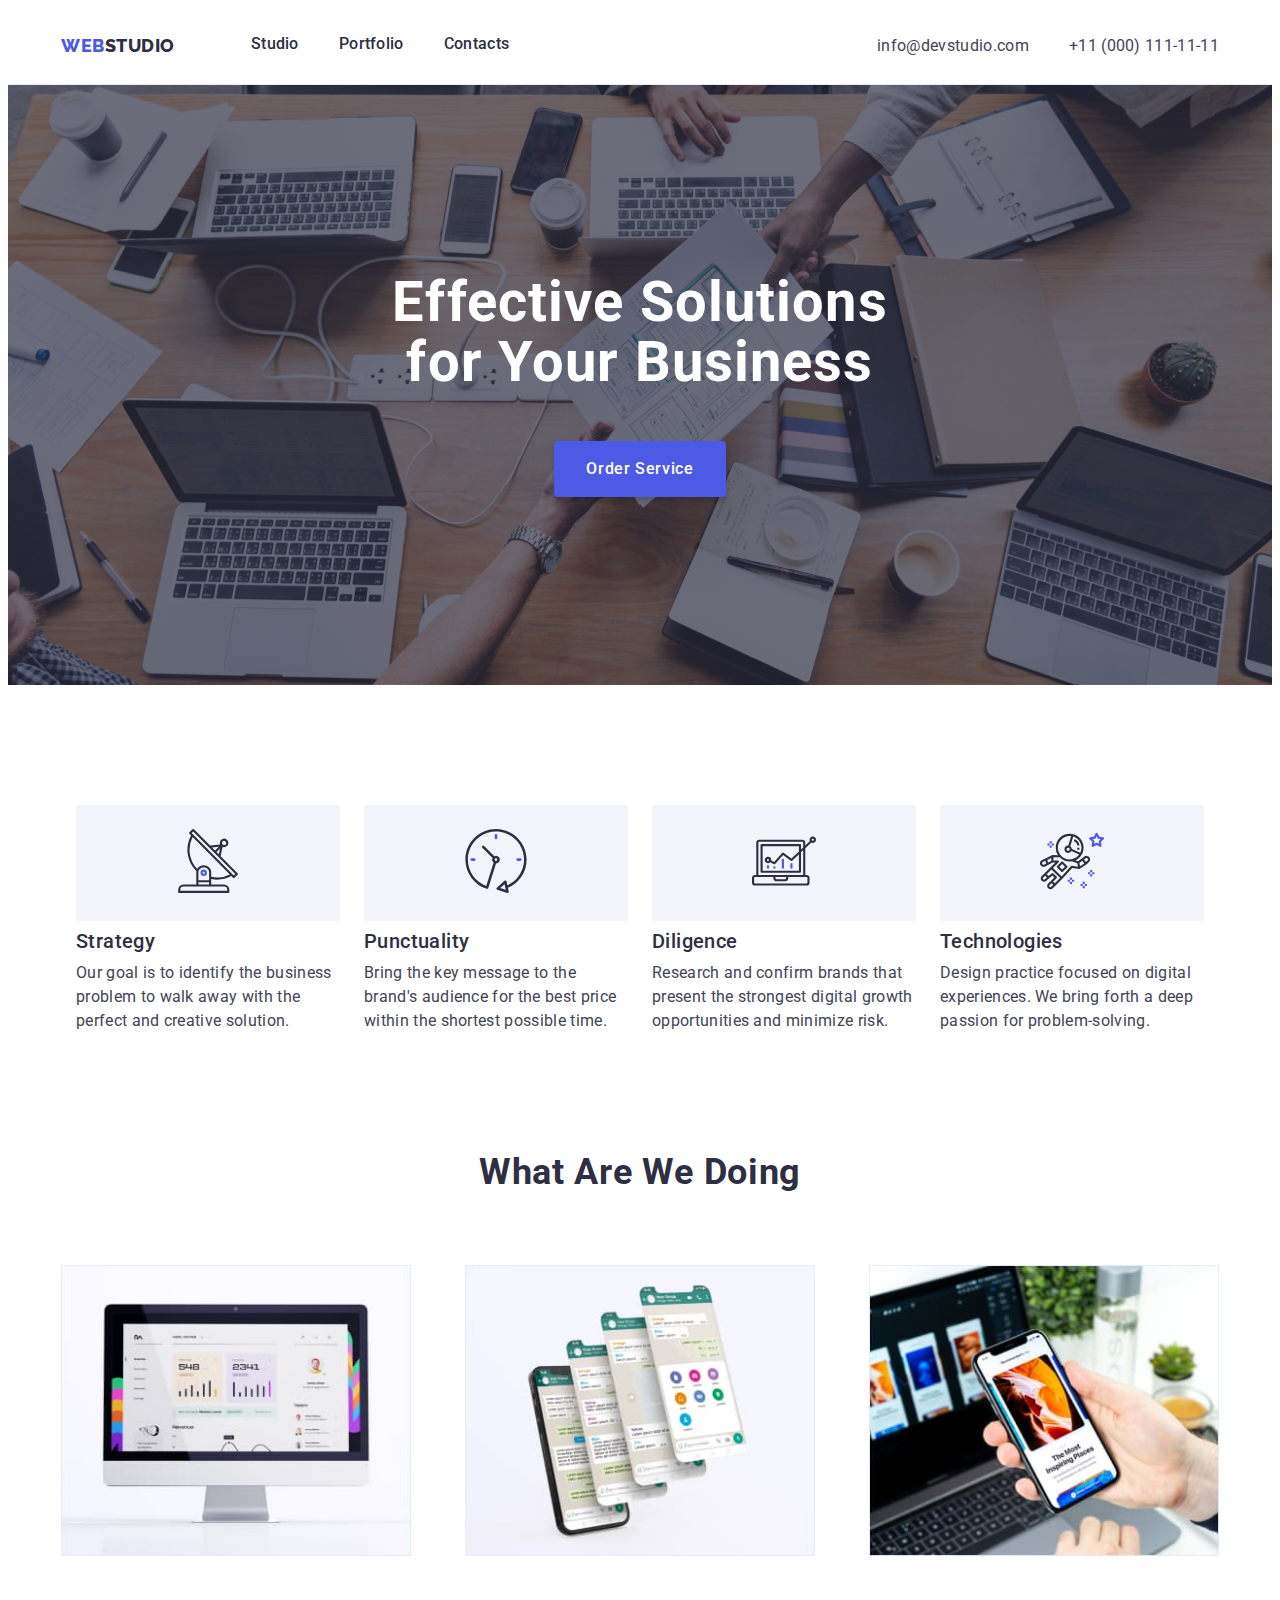
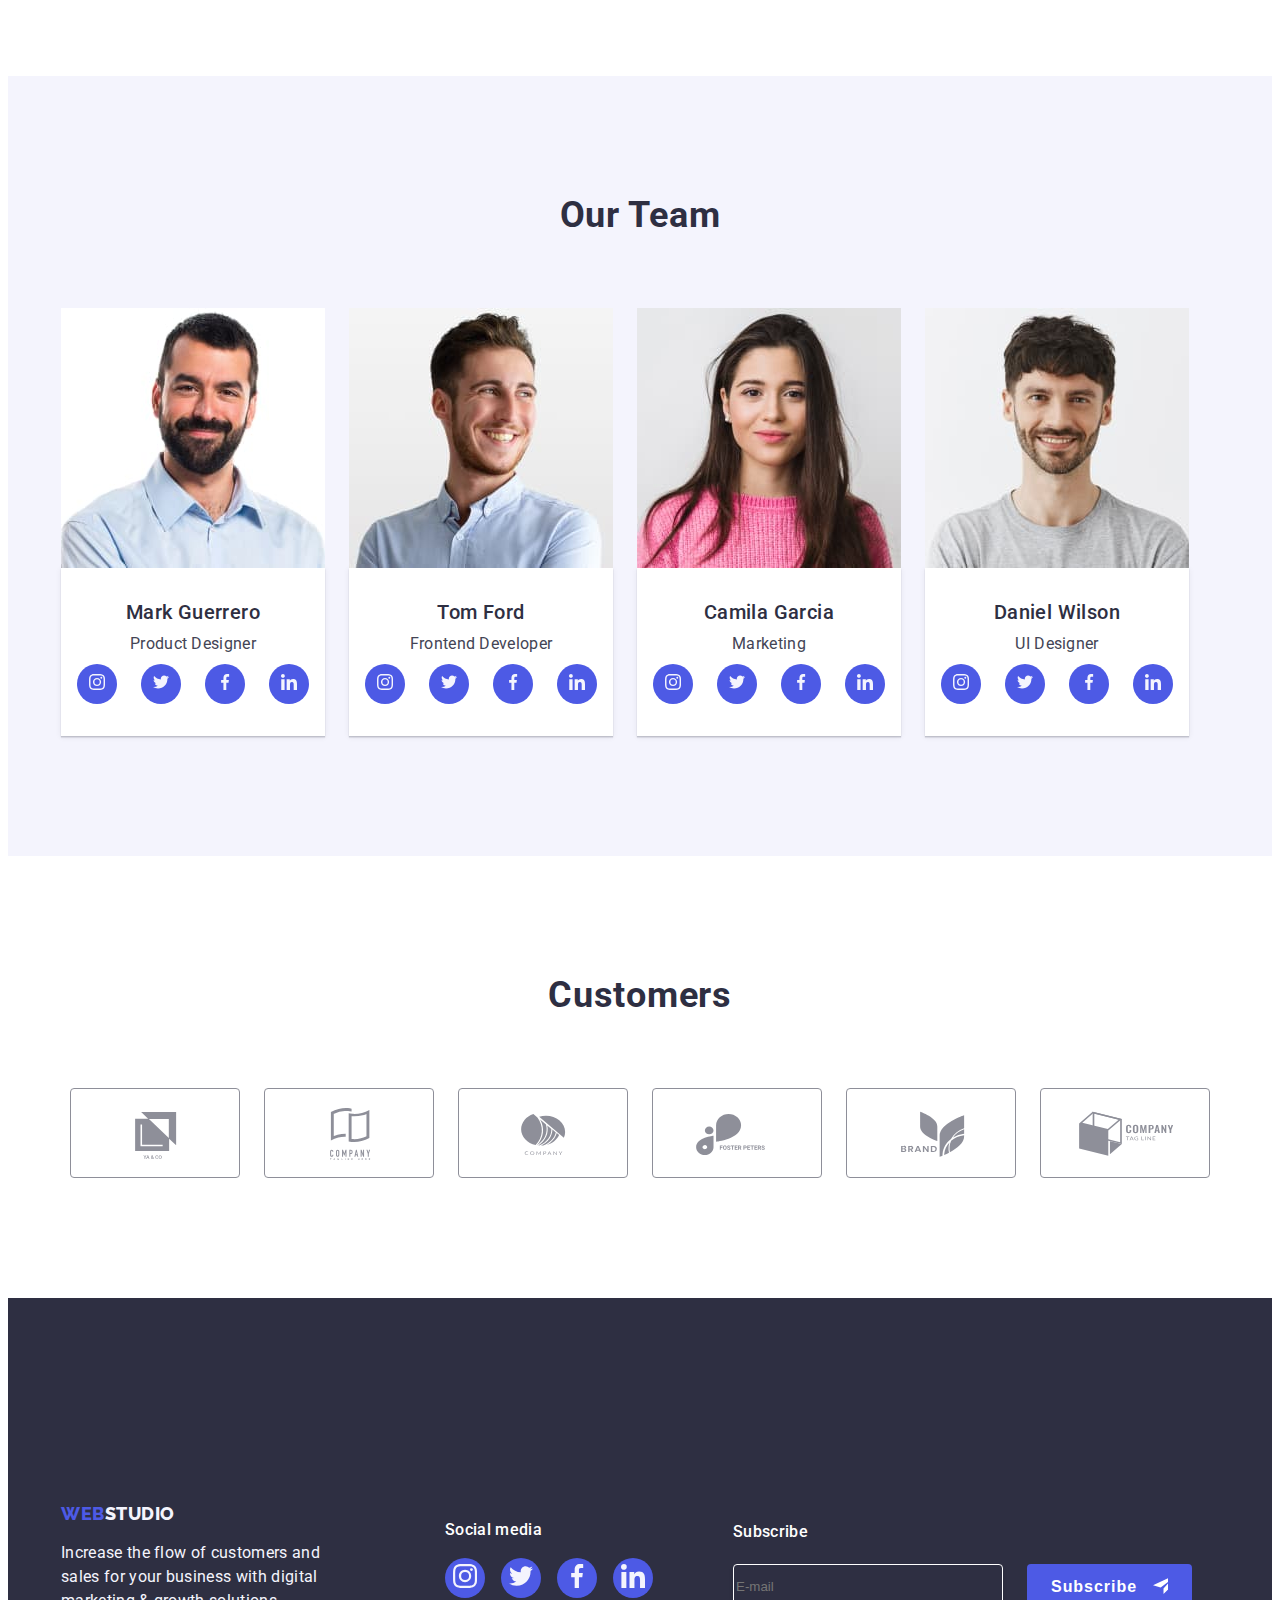
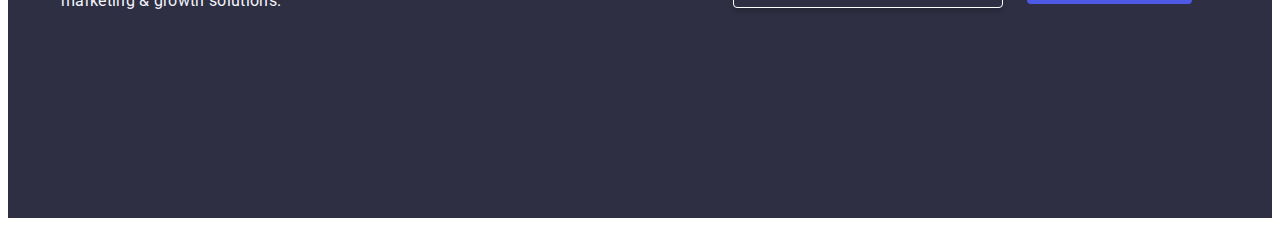
<file: index.html>
<!DOCTYPE html>
<html lang="en">
<head>
    <meta charset="UTF-8">
    <meta name="viewport" content="width=device-width, initial-scale=1.0">
    <title>WebStudio</title>
    <link rel="stylesheet" href="https://cdnjs.cloudflare.com/ajax/libs/modern-normalize/2.0.0/modern-normalize.min.css" integrity="sha512-4xo8blKMVCiXpTaLzQSLSw3KFOVPWhm/TRtuPVc4WG6kUgjH6J03IBuG7JZPkcWMxJ5huwaBpOpnwYElP/m6wg==" crossorigin="anonymous" referrerpolicy="no-referrer" />
    <link rel="stylesheet" href="css/styles.css">
    <link rel="preconnect" href="https://fonts.googleapis.com">
    <link rel="preconnect" href="https://fonts.gstatic.com" crossorigin>
    <link href="https://fonts.googleapis.com/css2?family=Raleway:wght@800&family=Roboto:wght@400;500;700;900&display=swap" rel="stylesheet">
</head>

<body>
    <header>
        <div class="container navigation-address">
            <nav class="logo-link">
                <a href="./index.html" class="logo link">Web<span class="navy">Studio</span></a>
                
                <ul class="list navigation-list">
                    <li class="studio">
                        <a href="./index.html" class="link nav-link">
                            Studio
                        </a>
                    </li>
                    
                    <li>
                        <a href="./portfolio.html" class="link nav-link">
                            Portfolio
                        </a>
                    </li>
                    
                    <li>
                        <a href="" class="link nav-link">
                            Contacts
                        </a>
                    </li>
                </ul>
            </nav>
        
            <address class="adress">
                <ul class="list">
                    <li>
                        <a href="mailto:info@devstudio.com" class="link adress-link">
                            info@devstudio.com
                        </a>
                    </li>
                    
                    <li>
                        <a href="tel:110001111111" class="link adress-link">
                            +11 (000) 111-11-11
                        </a>
                    </li>
                </ul>
            </address>
        </div>
        
    </header>
    
    <main>

        <!--Hero-->
        <section class="section-header-and-button">
            <div class="container two">
                <h1 class="first-header">
                Effective Solutions for Your Business
                </h1>
            
                <div class="align-center">
                    <button type="button" data-modal-open class="first-button">
                    Order Service
                    </button>
                </div>
            </div>
        </section>

        <!--Activity-->
        <section class="benefits-section">
            <h2 class="visually-hidden">Activity</h2>
            <div class="container">
               
                <ul class="list benefits-list">
                    
                    <li class="ad-li">
                        <div class="benefit-icon">
                            <svg width="64" height="64">
                                <use href="./images/icons.svg#icon-antenna_11"></use>
                            </svg>
                        </div>
                        
                        <h3 class="second-and-third-header">
                            Strategy
                        </h3>
                        
                        <p class="paragraph">
                            Our goal is to identify the business problem to walk away with the perfect and creative solution.
                        </p>
                    </li>
                   
                    <li class="ad-li">
                        <div class="benefit-icon">
                            <svg width="64" height="64">
                                <use href="./images/icons.svg#icon-clock_11"></use>
                            </svg>
                        </div>
                        
                        <h3 class="second-and-third-header">
                            Punctuality
                        </h3>
                        
                        <p class="paragraph">
                            Bring the key message to the brand's audience for the best price within the shortest possible time.
                        </p>
                    </li>
                    
                    <li class="ad-li">
                        <div class="benefit-icon">
                            <svg width="64" height="64">
                                <use href="./images/icons.svg#icon-diagram_11"></use>
                            </svg>
                        </div>
                        
                        <h3 class="second-and-third-header">
                            Diligence
                        </h3>
                        
                        <p class="paragraph">
                            Research and confirm brands that present the strongest digital growth opportunities and minimize risk.
                        </p>
                    </li class="ad-li">
                    
                    <li class="ad-li">
                        <div class="benefit-icon">
                            <svg width="64" height="64">
                                <use href="./images/icons.svg#icon-astronaut_11"></use>
                            </svg>
                        </div>
                        
                        <h3 class="second-and-third-header">
                            Technologies
                        </h3>
                        
                        <p class="paragraph">
                            Design practice focused on digital experiences. We bring forth a deep passion for problem-solving.
                        </p>
                    </li>
                </ul>
             </div>
        </section>

        <section class="activity-section">
            <div class="container">
                <h2 class="second-header margin">
                    What are we doing
                </h2>
                
                <ul class="list activity-list">
                    <li class="about-item">
                        <img src="images/activity/img1.jpg" alt="computer" width="360" height="300">
                        
                    </li>
                    
                    <li class="about-item">
                        <img src="images/activity/img2.jpg" alt="chatting" width="360" height="300">
                        
                    </li>
                    
                    <li class="about-item">
                        <img src="images/activity/img3.jpg" alt="laptop and telephone" width="360" height="300">
                        
                    </li>
                </ul>
            </div>
        </section>

        <!--Our Team-->
        <section class="another-section">
            <div class="container">
                <h2 class="second-header margin">
                    Our Team
                </h2>
                
                <ul class="list team-list">
                    <li class="list-item">
                        
                        <img src="images/our_team/team_card1.jpg" alt="Mark Guerrero" width="264" height="260">
                        
                        <div class="personal-description">
                            <h3 class="second-and-third-header">
                                Mark Guerrero
                            </h3>
                            
                            <p class="paragraph">
                                Product Designer
                            </p>
                            <ul class="social-media-person">
                                <li class="team svg">
                                    <a href="#">
                                        <svg width="16" height="16">
                                            <use href="./images/icons.svg#icon-instagram-2"></use>
                                        </svg>
                                    </a>
                                </li>
                                
                                <li class="team svg">
                                    <a href="#">
                                        <svg width="16" height="16">
                                            <use href="./images/icons.svg#icon-twitter-1"></use>
                                        </svg>
                                    </a>
                                </li>
                                
                                <li class="team svg">
                                    <a href="#">
                                        <svg width="16" height="16">
                                            <use href="./images/icons.svg#icon-facebook-1"></use>
                                        </svg>
                                    </a>
                                </li>
                                
                                <li class="team svg"> 
                                    <a href="#">
                                        <svg width="16" height="16">
                                            <use href="./images/icons.svg#icon-linkedin-1"></use>
                                        </svg>
                                    </a>
                                </li>
                            </ul>
                        </div>
                    </li>
                    
                    <li class="list-item">
                        
                        <img src="images/our_team/team_card2.jpg" alt="Tom Ford" width="264" height="260">
                        
                        <div class="personal-description">
                            <h3 class="second-and-third-header">
                                Tom Ford
                            </h3>
                            
                            <p class="paragraph">
                                Frontend Developer
                            </p>
                            <ul class="social-media-person">
                                <li class="team svg">
                                    <a href="#">
                                        <svg width="16" height="16">
                                            <use href="./images/icons.svg#icon-instagram-2"></use>
                                        </svg>
                                    </a>
                                </li>
                                
                                <li class="team svg">
                                    <a href="#">
                                        <svg width="16" height="16">
                                            <use href="./images/icons.svg#icon-twitter-1"></use>
                                        </svg>
                                    </a>
                                </li>
                                
                                <li class="team svg">
                                    <a href="#">
                                        <svg width="16" height="16">
                                            <use href="./images/icons.svg#icon-facebook-1"></use>
                                        </svg>
                                    </a>
                                </li>
                                
                                <li class="team svg">
                                    <a href="#">
                                        <svg width="16" height="16">
                                            <use href="./images/icons.svg#icon-linkedin-1"></use>
                                        </svg>
                                    </a>
                                </li>
                            </ul>
                        </div>
                    </li>
                    
                    <li class="list-item">
                        
                        <img src="images/our_team/team_card3.jpg" alt="Camila Garcia" width="264" height="260">
                        
                        <div class="personal-description">
                            <h3 class="second-and-third-header">
                                Camila Garcia
                            </h3>
                            
                            <p class="paragraph">
                                Marketing
                            </p>
                            <ul class="social-media-person">
                                <li class="team svg">
                                    <a href="#">
                                        <svg width="16" height="16">
                                            <use href="./images/icons.svg#icon-instagram-2"></use>
                                        </svg>
                                    </a>
                                </li>
                                
                                <li class="team svg">
                                    <a href="#">
                                        <svg width="16" height="16">
                                            <use href="./images/icons.svg#icon-twitter-1"></use>
                                        </svg>
                                    </a>
                                </li>
                                
                                <li class="team svg">
                                    <a href="#">
                                        <svg width="16" height="16">
                                            <use href="./images/icons.svg#icon-facebook-1"></use>
                                        </svg>
                                    </a>
                                </li>
                                
                                <li class="team svg">
                                    <a href="#">
                                        <svg width="16" height="16">
                                            <use href="./images/icons.svg#icon-linkedin-1"></use>
                                        </svg>
                                    </a>
                                </li>
                            </ul>
                        </div>
                    </li>
                    
                    <li class="list-item">
                        
                        <img src="images/our_team/team_card4.jpg" alt="Daniel Wilson" width="264" height="260">
                        
                        <div class="personal-description">
                            <h3 class="second-and-third-header">
                                Daniel Wilson
                            </h3>
                            
                            <p class="paragraph">
                                UI Designer
                            </p>
                            <ul class="social-media-person">
                                <li class="team svg">
                                    <a href="#">
                                        <svg width="16" height="16">
                                            <use href="./images/icons.svg#icon-instagram-2"></use>
                                        </svg>
                                    </a>
                                </li>
                                
                                <li class="team svg">
                                    <a href="#">
                                        <svg width="16" height="16">
                                            <use href="./images/icons.svg#icon-twitter-1"></use>
                                        </svg>
                                    </a>
                                </li>
                                
                                <li class="team svg">
                                    <a href="#">
                                        <svg width="16" height="16">
                                            <use href="./images/icons.svg#icon-facebook-1"></use>
                                        </svg>
                                    </a>
                                </li>
                                
                                <li class="team svg">
                                    <a href="#">
                                        <svg width="16" height="16">
                                            <use href="./images/icons.svg#icon-linkedin-1"></use>
                                        </svg>
                                    </a>
                                </li>
                            </ul>
                        </div>
                    </li>
                </ul>
            </div>
        </section>

        <!--Customers-->
        <section class="customers">
            <div class="container">
                <h2 class="second-header margin">Customers</h2>
                
                <ul class="clients-list">
                    <li class="clients">
                        <a href="#">
                            <svg class="svg-customers" width="168" height="88">
                                <use href="./images/icons.svg#icon-Client_11"></use>
                            </svg>
                        </a>
                    </li>
                    
                    <li class="clients">
                        <a href="#" >
                            <svg class="svg-customers" width="168" height="88">
                                <use href="./images/icons.svg#icon-Client_21"></use>
                            </svg>
                        </a>
                    </li>
                    
                    <li class="clients">
                        <a href="#">
                            <svg class="svg-customers" width="168" height="88">
                                <use href="./images/icons.svg#icon-Client_31"></use>
                            </svg>
                        </a>
                    </li>
                    
                    <li class="clients">
                        <a href="#">
                            <svg class="svg-customers" width="168" height="88">
                                <use href="./images/icons.svg#icon-Client_41"></use>
                            </svg>
                        </a>
                    </li>
                    
                    <li class="clients">
                        <a href="#">
                            <svg class="svg-customers" width="168" height="88">
                                <use href="./images/icons.svg#icon-Client_51"></use>
                            </svg>
                        </a>
                    </li>
                    
                    <li class="clients">
                        <a href="#">
                            <svg class="svg-customers" width="168" height="88">
                                <use href="./images/icons.svg#icon-Client_61"></use>
                            </svg>
                        </a>
                    </li>
                </ul>
            </div>
        </section>
    </main>
    
    <footer class="navy-background">
        <div class="container">
            <div class="footer-icons">
                <div>
                    <a href="./index.html" class="logo link">Web<span class="white">Studio</span></a>
                    
                    <p class="footer-paragraph ad-li">
                        Increase the flow of customers and sales for your business with digital marketing & growth solutions.
                    </p>
                </div>

                <div class="icons">
                    <div class="title">
                        Social media
                    </div>
                   <ul class="social-media-footer">
                        <li class="svg footer">
                            <a href="#">
                                <svg width="24" height="24">
                                    <use href="./images/icons.svg#icon-instagram-2"></use>
                                </svg>
                            </a>
                        </li>
                        
                        <li class="svg footer">
                            <a href="#">
                                <svg width="24" height="24">
                                    <use href="./images/icons.svg#icon-twitter-1"></use>
                                </svg>
                            </a>
                        </li>
                        
                        <li class="svg footer">
                            <a href="#">
                                <svg width="24" height="24">
                                    <use href="./images/icons.svg#icon-facebook-1"></use>
                                </svg>
                            </a>
                        </li>
                        
                        <li class="svg footer">
                            <a href="#">
                                <svg width="24" height="24">
                                    <use href="./images/icons.svg#icon-linkedin-1"></use>
                                </svg>
                            </a>
                        </li>
                    </ul>
                </div>
                <div class="newsletter">
                    <p class="join-us">Subscribe</p>
                    <form class="newsletter-form">
                        <input class="newsletter-form-email" type="email" name="email-newsletter" placeholder="E-mail" required />
                        <button class="newsletter-form-btn newsletter-btn-flex" type="submit">Subscribe
                            <svg class="newsletter-btn-icon" width="24" height="24">
                                <use href="./images/icons.svg#icon-Frame-3" height="24" width="24"></use>
                            </svg>
                        </button>
                    </form>
                </div>
        </div>
    </footer>
    
    <div class="backdrop is-hidden" data-modal>
        <div class="modal-window">
            <button type="button" data-modal-close class="cancel">X</button>

            <form name="signup-form" class="signup-form">
                <p class="form-head">Leave your contacts and we will call you back</p>
                <label class="form-name">Name
                    <svg class="form-icon" width="18" height="18">
                        <use href="./images/icons.svg#icon-person-black-18dp-1"></use>
                    </svg>
    
                    <input type="text" name="username" required/>
                </label>
    
                <label class="form-phone">Phone
                    <svg class="form-icon" width="18" height="24">
                        <use href="./images/icons.svg#icon-phone-black-18dp_11"></use>
                    </svg>
    
                    <input type="number" name="phone_number" required/>
                </label>
    
                <label class="form-email">Email
                    <svg class="form-icon" width="18" height="24">
                        <use href="./images/icons.svg#icon-email-black-18dp_11"></use>
                    </svg> 
    
                    <input type="email" name="email" required/>
                </label>
    
                <label class="form-feedback">Comment
                    <textarea name="feedback" placeholder="Text input"></textarea>
                </label>
    
                <div class="agree-submit">
                    <div class="flex">
                        <input id="user-policy" class="checkbox" type="checkbox" name="checkbox" required />
    
                        <label for="user-policy" class="modal-form-policy-txt">I accept the terms and conditions of the 
                            <a class="form-agreement-link" href="#">Privacy Policy</a>
                        </label>
                    </div>
                    
                    <button class="form-btn" type="submit">Send</button>
                </div>
            </form>
        </div>

    </div>

    <script src="./js/modal.js"></script>
</body>
</html>
</file>
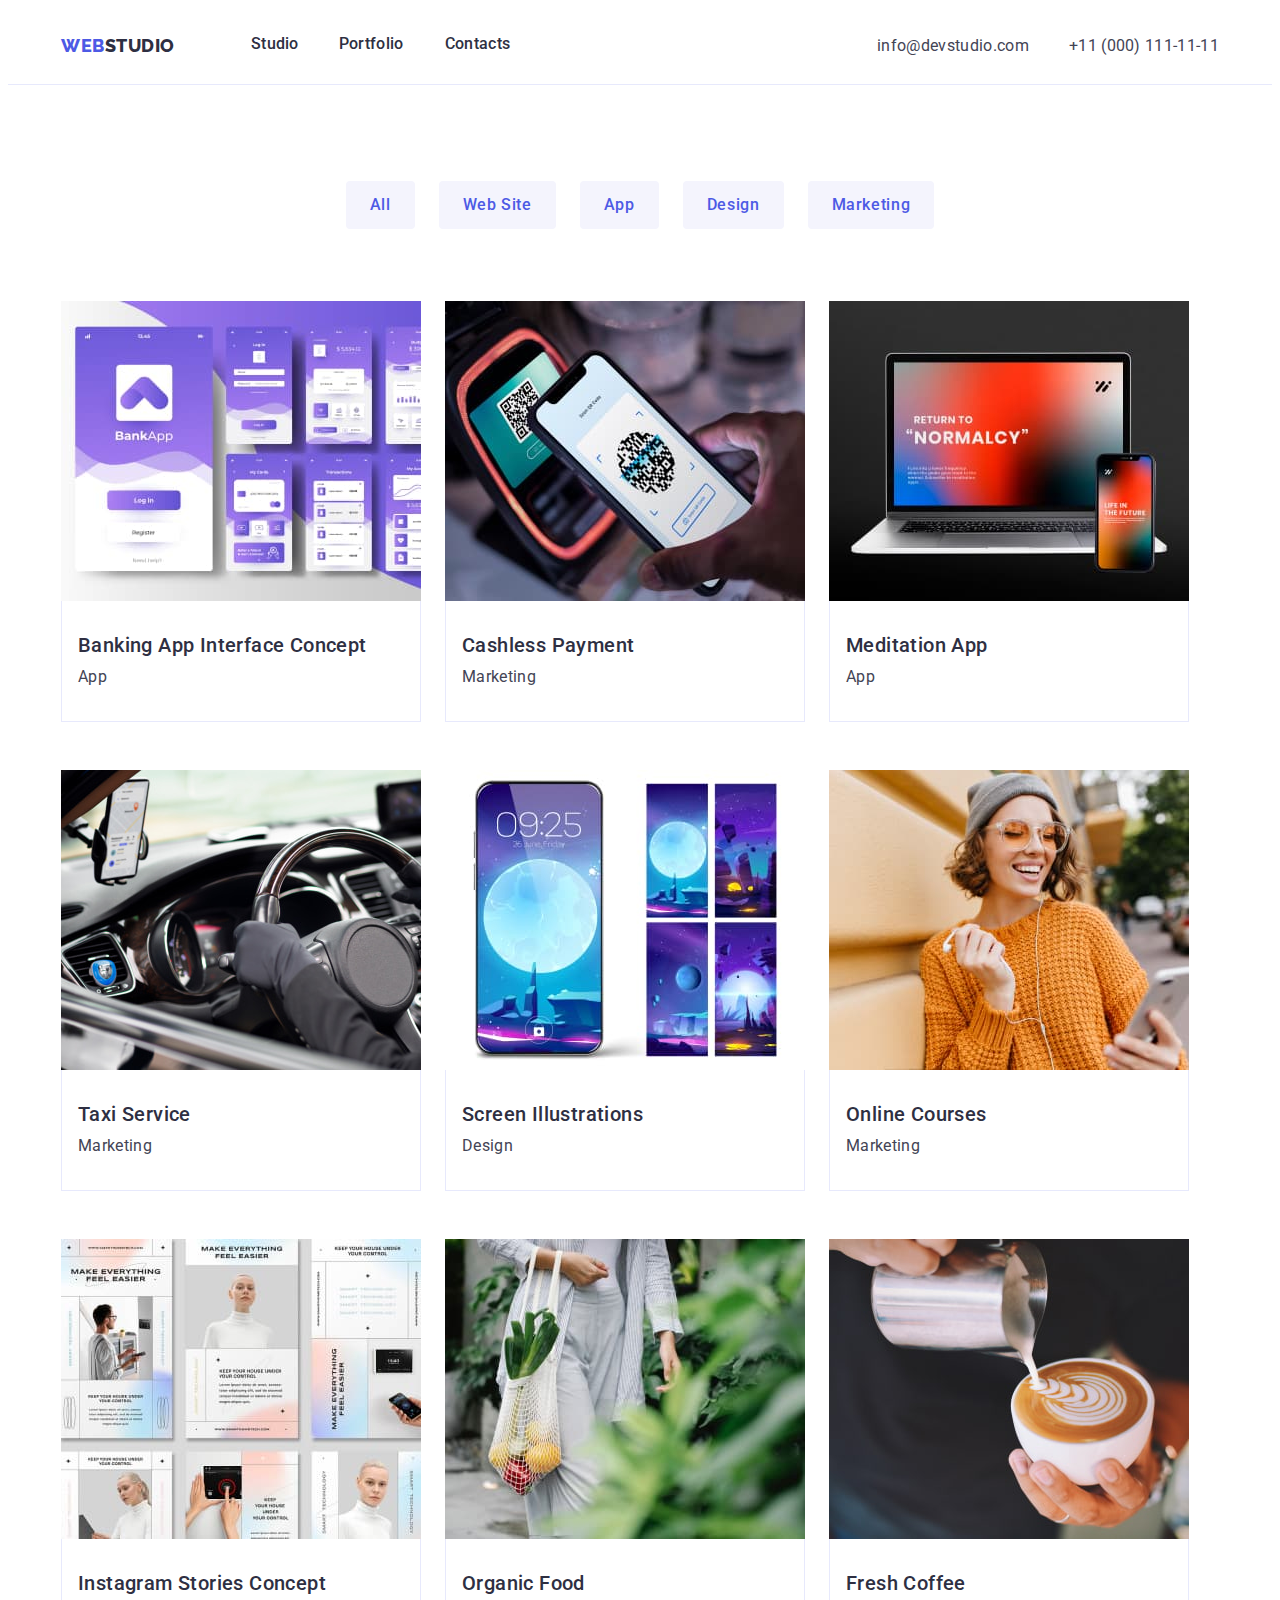
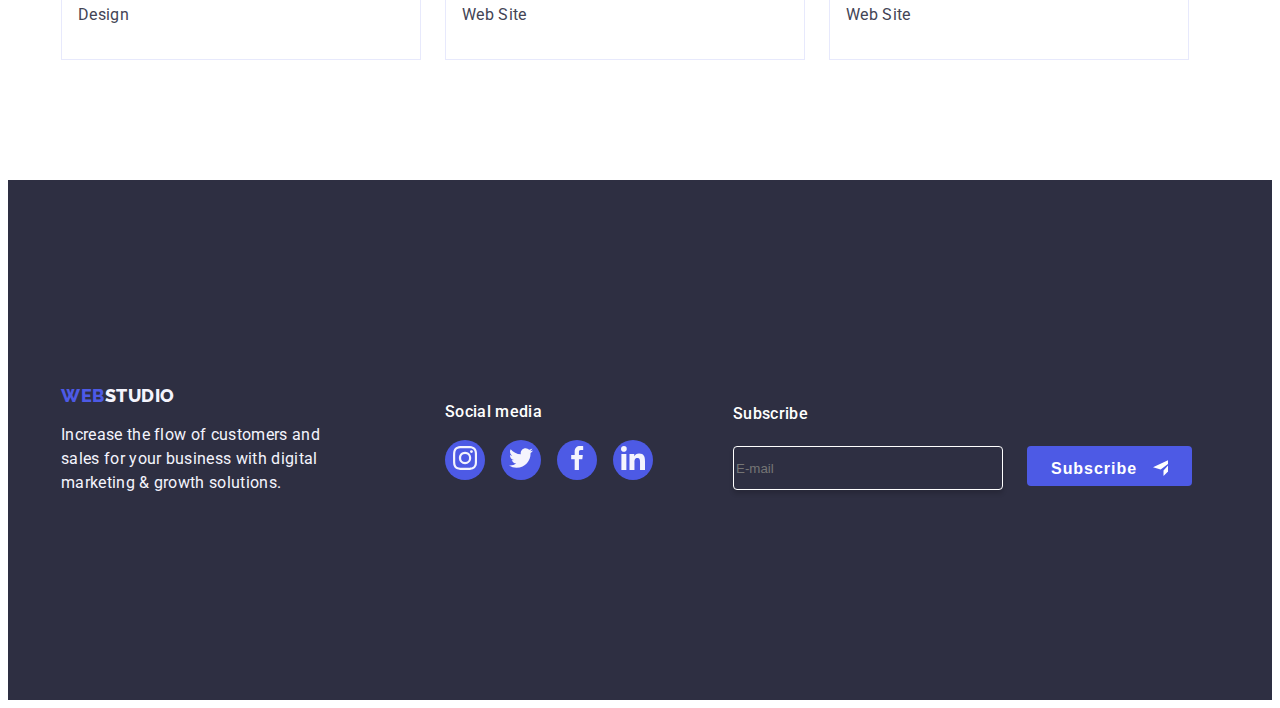
<file: portfolio.html>
<!DOCTYPE html>
<html lang="en">
<head>
    <meta charset="UTF-8">
    <meta name="viewport" content="width=device-width, initial-scale=1.0">
    <title>hw2-Portfolio</title>
    <meta name="description" content="This is the first subpage of project">
    <meta name="keywords" content="website, portfolio">
    <link rel="stylesheet" href="https://cdnjs.cloudflare.com/ajax/libs/modern-normalize/2.0.0/modern-normalize.min.css" integrity="sha512-4xo8blKMVCiXpTaLzQSLSw3KFOVPWhm/TRtuPVc4WG6kUgjH6J03IBuG7JZPkcWMxJ5huwaBpOpnwYElP/m6wg==" crossorigin="anonymous" referrerpolicy="no-referrer" />
    <link rel="stylesheet" href="css/styles.css">
    <link rel="preconnect" href="https://fonts.googleapis.com">
    <link rel="preconnect" href="https://fonts.gstatic.com" crossorigin>
    <link href="https://fonts.googleapis.com/css2?family=Raleway:wght@800&family=Roboto:wght@400;500;700;900&display=swap" rel="stylesheet">
</head>
<body class="box-shadow">
    <header>
        <div class="container navigation-address">
            <nav class="logo-link">
                <a href="./index.html" class="logo link">Web<span class="navy">Studio</span></a>
                
                <ul class="list navigation-list">
                    <li>
                        <a href="./index.html" class="link nav-link">
                            Studio
                        </a>
                    </li>
                    
                    <li class="portfolio">
                        <a href="./portfolio.html" class="link nav-link">
                            Portfolio
                        </a>
                    </li>
                    
                    <li>
                        <a href="" class="link nav-link">
                            Contacts
                        </a>
                    </li>
                </ul>
            </nav>
            
            <address class="adress">
                <ul class="list">
                    <li>
                        <a href="mailto:info@devstudio.com" class="link adress-link">
                            info@devstudio.com
                        </a>
                    </li>
                    
                    <li>
                        <a href="tel:110001111111" class="link adress-link">
                            +11 (000) 111-11-11
                        </a>
                    </li>
                </ul>
            </address>
        </div>
    </header>
  
    <main>

        <!--Links-->
        <section class="research-section">
            <div class="container">
                <h1 class="visually-hidden">Filters</h1>
                
                <ul class="list filters">
                    <li>
                        <button type="button" class="other-buttons">
                            All
                        </button>
                    </li>
                    
                    <li>
                        <button type="button" class="other-buttons">
                            Web Site
                        </button>
                    </li>
                    
                    <li>
                        <button type="button" class="other-buttons">
                            App
                        </button>
                    </li>
                    
                    <li>
                        <button type="button" class="other-buttons">
                            Design
                        </button>
                    </li>
                    
                    <li>
                        <button type="button" class="other-buttons">
                            Marketing
                        </button>
                    </li>
                </ul>
            
                <ul class="list wrapped">
                    <li class="li">
                        <a href="#" class="link">
                            <div class="photo">
                                <img src="./images/business/bankingappinterface.jpg" alt="Interactive banking app" width="360" height="300" class="portfolio-image">

                                <div class="overlay">
                                    <p>14 Stylish and User-Friendly App Design Concepts · Task Manager App · Calorie Tracker App · Exotic Fruit Ecommerce App · Cloud Storage App</p>
                                </div>
                            </div>
                            
                           
                            
                            <div class="border">
                                
                                <h2 class="second-and-third-header">
                                    Banking App Interface Concept
                                </h2>
                                
                                <p class="paragraph">
                                    App
                                </p>
                            </div>
                        </a>
                    </li>
                            
                    <li class="li">
                        <a href="#" class="link">
                            <div class="photo">
                                <img src="./images/business/cashlesspayment.jpg" alt="Online payment using telephone" width="360" height="300" class="portfolio-image">
                            
                                <div class="overlay">
                                    <p>14 Stylish and User-Friendly App Design Concepts · Task Manager App · Calorie Tracker App · Exotic Fruit Ecommerce App · Cloud Storage App</p>
                                </div>
                            </div>
                            
                            <div class="border">
                                <h2 class="second-and-third-header">
                                    Cashless Payment
                                </h2>
                                
                                <p class="paragraph">
                                    Marketing
                                </p>
                            </div>
                        </a>
                    </li>
                                
                    <li class="li">
                        <a href="#" class="link">
                            <div class="photo">
                                <img src="./images/business/meditationapp.jpg" alt="Meditation app" width="360" height="300" class="portfolio-image">

                                <div class="overlay">
                                    <p>14 Stylish and User-Friendly App Design Concepts · Task Manager App · Calorie Tracker App · Exotic Fruit Ecommerce App · Cloud Storage App</p>
                                </div>
                            </div>
                            
                            <div class="border">
                                <h2 class="second-and-third-header">
                                    Meditation App
                                </h2>
                                
                                <p class="paragraph">
                                    App
                                </p>
                            </div>
                        </a>
                    </li>
                        
                    <li class="li">
                        <a href="#" class="link">
                            <div class="photo">
                                <img src="./images/business/taxiservice.jpg" alt="The photo of a taxi driver" width="360" height="300" class="portfolio-image">

                                <div class="overlay">
                                    <p>14 Stylish and User-Friendly App Design Concepts · Task Manager App · Calorie Tracker App · Exotic Fruit Ecommerce App · Cloud Storage App</p>
                                </div>
                            </div>
                            
                            <div class="border">
                                <h2 class="second-and-third-header">
                                    Taxi Service
                                </h2>
                                
                                <p class="paragraph">
                                    Marketing
                                </p>
                            </div>
                        </a>
                    </li>
                    
                    <li class="li">
                        <a href="#" class="link">
                            <div class="photo">
                                <img src="./images/business/screenillustrations.jpg" alt="Screenshots' presentation" width="360" height="300" class="portfolio-image">

                                <div class="overlay">
                                    <p>14 Stylish and User-Friendly App Design Concepts · Task Manager App · Calorie Tracker App · Exotic Fruit Ecommerce App · Cloud Storage App</p>
                                </div>
                            </div>
                            
                            <div class="border">
                                <h2 class="second-and-third-header">
                                    Screen Illustrations
                                </h2>
                                
                                <p class="paragraph">
                                    Design
                                </p>
                            </div>
                        </a>
                    </li>
                            
                    <li class="li">
                        <a href="#" class="link">
                            <div class="photo">
                                <img src="./images/business/onlinecourses.jpg" alt="Online course on laptop" width="360" height="300" class="portfolio-image">

                                <div class="overlay">
                                    <p>14 Stylish and User-Friendly App Design Concepts · Task Manager App · Calorie Tracker App · Exotic Fruit Ecommerce App · Cloud Storage App</p>
                                </div>
                            </div>
                            
                            <div class="border">
                                <h2 class="second-and-third-header">
                                    Online Courses
                                </h2>
                                
                                <p class="paragraph">
                                    Marketing
                                </p>
                            </div>
                        </a>
                    </li>
                    
                    <li class="li">
                        <a href="#" class="link">
                            <div class="photo">
                                <img src="./images/business/instagramstories.jpg" alt="Relations on Instagram" width="360" height="300" class="portfolio-image">

                                <div class="overlay">
                                    <p>14 Stylish and User-Friendly App Design Concepts · Task Manager App · Calorie Tracker App · Exotic Fruit Ecommerce App · Cloud Storage App</p>
                                </div>
                            </div>
                            
                            <div class="border">
                                <h2 class="second-and-third-header">
                                    Instagram Stories Concept
                                </h2>
                                
                                <p class="paragraph">
                                    Design
                                </p>
                            </div>
                        </a>
                    </li>
                            
                    <li class="li">
                        <a href="#" class="link">
                            <div class="photo">
                                <img src="./images/business/organicfood.jpg" alt="The photo of healthy organic food" width="360" height="300" class="portfolio-image">

                                <div class="overlay">
                                    <p>14 Stylish and User-Friendly App Design Concepts · Task Manager App · Calorie Tracker App · Exotic Fruit Ecommerce App · Cloud Storage App</p>
                                </div>
                            </div>
                            
                            <div class="border">
                                <h2 class="second-and-third-header">
                                    Organic Food
                                </h2>
                                
                                <p class="paragraph">
                                    Web Site
                                </p>
                            </div>
                        </a>
                    </li>
                            
                    <li class="li">
                        <a href="#" class="link">
                            <div class="photo">
                                <img src="./images/business/freshcoffee.jpg" alt="The photo of a cup of coffee" width="360" height="300" class="portfolio-image">

                                <div class="overlay">
                                    <p>14 Stylish and User-Friendly App Design Concepts · Task Manager App · Calorie Tracker App · Exotic Fruit Ecommerce App · Cloud Storage App</p>
                                </div>
                            </div>
                            
                            <div class="border">
                                <h2 class="second-and-third-header">
                                    Fresh Coffee
                                </h2>
                                
                                <p class="paragraph">
                                    Web Site
                                </p>
                            </div>
                        </a>
                    </li>
                </ul>
            </div>
        </section>
    </main>

    <footer class="navy-background">
        <div class="container">
            
            <div class="footer-icons">
                
                <div>
                    <a href="./index.html" class="logo link">Web<span class="white">Studio</span></a>
                    
                    <p class="footer-paragraph ad-li">
            Increase the flow of customers and sales for your business with digital marketing & growth solutions.
                    </p>
                </div>
        

                <div class="icons">
                    <div class="title">
                        Social media
                    </div>
                    <ul class="social-media-footer">
                        <li class="svg footer">
                            <a href="#">
                                <svg width="24" height="24">
                                    <use href="./images/icons.svg#icon-instagram-2"></use>
                                </svg>
                            </a>
                        </li>
                            
                        <li class="svg footer">
                            <a href="#">
                                <svg width="24" height="24">
                                    <use href="./images/icons.svg#icon-twitter-1"></use>
                                </svg>
                            </a>
                        </li>
                            
                        <li class="svg footer">
                            <a href="#">
                                <svg width="24" height="24">
                                    <use href="./images/icons.svg#icon-facebook-1"></use>
                                </svg>
                            </a>
                        </li>
                            
                        <li class="svg footer">
                            <a href="#">
                                <svg height="24" width="24">
                                    <use href="./images/icons.svg#icon-linkedin-1"></use>
                                </svg>
                            </a>
                        </li>
                    </ul>
                </div>

                <div class="newsletter">
                    <p class="join-us">Subscribe</p>
                    <form class="newsletter-form">
                        <input class="newsletter-form-email" type="email" name="email-newsletter" placeholder="E-mail" required />
                        <button class="newsletter-form-btn newsletter-btn-flex" type="submit">Subscribe
                            <svg class="newsletter-btn-icon" width="24" height="24">
                                <use href="./images/icons.svg#icon-Frame-3" height="24" width="24"></use>
                            </svg>
                        </button>
                    </form>
                </div>
            </div>
        </div>
    </footer>
</body>
</html>
</file>
<file: css/styles.css>
*,
*::before
*::after
{
    box-sizing: border-box;
}

body
{
    font-family: 'Roboto', sans-serif;
    color: var(--body-color);
    background-color: var(--background-color);
}

img
{
    display: block;
    width: 100%;
    height: auto;
}

h1
{
    margin: 0 auto;
    width: 496px;
}

h2,h3,p
{
    margin: 0;
}

button
{
    cursor: pointer;
    border: none;
    border-radius: 4px;
}

.benefits-section
{
    padding: 120px 0;
}

.customers
{
    padding: 120px 0;
}

ul
{
    list-style: none;
    margin: 0;
    padding-left: 0;
}

a
{
    text-decoration: none;
}

header
{
    border-bottom: 1px solid #E7E9FC;
}

.ad-li
{
    width: 264px;
}

.visually-hidden 
{
    position: absolute;
    width: 1px;
    height: 1px;
    margin: -1px;
    border: 0;
    padding: 0;
    
    white-space: nowrap;
    clip-path: inset(100%);
    clip: rect(0 0 0 0);
    overflow: hidden;
  }

.container
{
    width: 1158px;
    padding: 0 15px;
    margin-left: auto;
    margin-right: auto;
}

.container.navigation-address
{
    display: flex;
    align-items: center;
}

.footer-icons
{
    display: flex;
    align-items: center;
}

.icons
{
    margin: 120px 0;
}

.title
{
    color: #ffffff;
    font-family: Roboto;
    font-size: 16px;
    font-style: normal;
    font-weight: 500;
    line-height: 24px; 
    letter-spacing: 0.32px;
    margin-left: 120px;
    margin-bottom: 16px;
}

.logo-link
{
    display: flex;
    align-items: center;
}

.logo
{
    font-family: 'Raleway', sans-serif;
    font-weight: 800;
    font-size: 18px;
    line-height: 1.17;
    letter-spacing: 0.03em;
    text-transform: uppercase;
    color: var(--brand-color);
}

.link
{
    text-decoration: none;
}

.navy
{
    color: var(--logo-and-link-color);
}

.white
{
    color: #f4f4fd;
}

.list
{
    display: flex;
    gap: 40px;
}

.social-media
{
    display: flex;
    gap: 24px;
    justify-content: center;
}

.social-media-person
{
    display: flex;
    gap: 24px;
    justify-content: center;
    margin-top: 8px;
}

.social-media-footer
{
    display: flex;
    gap: 16px;
    justify-content: center;
    margin-left: 120px;
}

.list.activity-list
{
    gap: 24px;
}

.navigation-list
{
    margin: 0 0 0 76px;
    padding: 24px 0;
}

.list.team-list
{
    gap: 24px;
    display: flex;
    border-radius: 0px 0px 4px 4px;
}

.personal-description
{
    padding: 32px 0;
    background: #FFF;
    box-shadow: 0px 2px 1px 0px rgba(46, 47, 66, 0.08), 0px 1px 1px 0px rgba(46, 47, 66, 0.16), 0px 1px 6px 0px rgba(46, 47, 66, 0.08);
}

.list.wrapped
{
    flex-wrap: wrap;
    gap: 48px 24px;
}

.list.wrapped > li
{
    flex-basis: calc((100%-48px)/2);
}

.list.wrapped > li:hover
{
    box-shadow: 0px 2px 1px 0px rgba(46, 47, 66, 0.08), 0px 1px 1px 0px rgba(46, 47, 66, 0.16), 0px 1px 6px 0px rgba(46, 47, 66, 0.08);
    transition-duration: 250ms;
    transition-timing-function: cubic-bezier(0.4, 0, 0.2, 1);
}

.list.filters
{
    justify-content: center;
    margin-bottom: 72px;
    gap: 24px;
}

.list.benefits-list
{
    justify-content: center;
    align-items:center;
    gap: 24px;
}

.clients-list
{
    display: flex;
    justify-content: center;
    align-items: center;
    gap: 24px;

}

.benefit-icon
{
    border-radius: 4px;
    background: var(--footer-paragraph-and-logo);
    text-align: center;
    padding: 24px 100px;
    margin-bottom: 8px;
}

.border
{
    border: 1px solid #E7E9FC;
    padding: 32px 16px;
    border-top: none;
}

.nav-link
{
    font-weight: 500;
    font-size: 16px;
    line-height: 1.5;
    letter-spacing: 0.02em;
    color: var(--logo-and-link-color);
}

.studio::after
{
    content: "";
    width: 48px;
    height: 4px;
    flex-shrink: 0;
    display: block;
    border-radius: 2px;
}

.portfolio::after
{
    content: "";
    width: 66px;
    height: 4px;
    flex-shrink: 0;
    display: block;
    border-radius: 2px;
}

.studio:hover::after
{
    background-color: var(--click-and-focus);
    transition-duration: 250ms;
    transition-timing-function: cubic-bezier(0.4, 0, 0.2, 1);
    transition-property: background-color;
}

.portfolio:hover:after
{
    background-color: var(--click-and-focus);
    transition-duration: 250ms;
    transition-timing-function: cubic-bezier(0.4, 0, 0.2, 1);
    transition-property: background-color;
}


.nav-link:hover,
.nav-link:focus
{
    color: var(--click-and-focus);
    transition-duration: 250ms;
    transition-timing-function: cubic-bezier(0.4, 0, 0.2, 1);
}

.adress
{
    font-style: normal;
    margin-left: auto;
}

.adress-link
{
    font-size: 16px;
    line-height: 1.5;
    letter-spacing: 0.02em;
    color: var(--body-color);
}

.adress-link:hover,
.adress-link:focus
{
    color: var(--click-and-focus);
    transition-duration: 250ms;
    transition-timing-function: cubic-bezier(0.4, 0, 0.2, 1);
}

.section
{
    background-color: var(--logo-and-link-color);
}

.section-header-and-button
{
    text-align: center;
    padding: 188px 0;
    border: none;
    background-image: linear-gradient(to bottom, rgba(46, 47, 66, 0.7), rgba(46, 47, 66, 0.7)), url(../images/people-office.jpg);
    background-repeat: no-repeat;
    background-color: #2E2F42B2;
    background-position: center;
    flex-shrink: 0;
    background-size: 1440px 600px;
}

.research-section
{
    padding: 96px 0 120px 0;
}

.first-header
{
    font-size: 56px;
    line-height: 1.07;
    letter-spacing: 0.02em;
    color: #ffffff;
    text-align: center;
    margin: 0 auto;
    margin-bottom: 48px;
}



.first-button
{
    background-color: #4d5ae5;
    font-family: 'Roboto', sans-serif;
    font-weight: 500;
    font-size: 16px;
    line-height: 1.5;
    letter-spacing: 0.04em;
    color: #ffffff;
    display: inline-flex;
    box-shadow: 0px 4px 4px 0px rgba(0, 0, 0, 0.15);
    align-items: flex-start;
    padding: 16px 32px;
}

.first-button:hover,
.first-button:focus
{
    background-color: #404bbf;
    transition-duration: 250ms;
    transition-timing-function: cubic-bezier(0.4, 0, 0.2, 1);
}

.other-buttons
{
    font-family: 'Roboto', sans-serif;
    font-weight: 500;
    font-size: 16px;
    line-height: 1.5;
    letter-spacing: 0.04em;
    color: var(--brand-color);
    background-color: var(--footer-paragraph-and-logo);
    padding: 12px 24px;
    border: 1px solid #E7E9FC;
    border: none;
}

.other-buttons:hover,
.other-buttons:focus
{
    box-shadow: 0px 2px 2px 0px rgba(0, 0, 0, 0.12), 0px 2px 1px 0px rgba(0, 0, 0, 0.08), 0px 3px 1px 0px rgba(0, 0, 0, 0.10);
    transition-duration: 250ms;
    transition-timing-function: cubic-bezier(0.4, 0, 0.2, 1);
    color: #ffffff;
    background-color: #404bbf;
}

.second-and-third-header
{
    font-weight: 500;
    font-size: 20px;
    line-height: 1.2;
    letter-spacing: 0.02em;
    color: var(--logo-and-link-color);
    margin-bottom: 8px;
}

.paragraph
{
    font-size: 16px;
    line-height: 1.5;
    letter-spacing: 0.02em;
    color: var(--body-color);
}

.second-header
{
    font-size: 36px;
    line-height: 1.11;
    text-align: center;
    letter-spacing: 0.02em;
    text-transform: capitalize;
    color: var(--logo-and-link-color);
}

.second-header.margin
{
    margin-bottom: 72px;
}

.activity-section .second-header.margin
{
    margin-bottom: 72px;
}

.bold-second-header
{
    font-size: 20px;
    line-height: 1.2;
    text-align: center;
    letter-spacing: 0.02em;
    text-transform: capitalize;
    color: var(--logo-and-link-color);
    font-weight: 500;
}

.another-section
{
    background-color: #f4f4fd;
    padding-top: 120px;
    padding-bottom: 120px;
}

.activity-section
{
    padding-bottom: 120px;
}

.list-item
{
    background-color: #ffffff;
    text-align: center;
}

.svg
{
    border-radius: 50%;
    background-color: #4D5AE5;
    width: 40px;
    height: 40px;
    display: flex;
    justify-content: center;
    align-items: center;
}

.svg-customers
{
    fill: #8e8f99;
}

.svg-customers:hover,
.svg-customers:focus
{
    fill: var(--click-and-focus);
    transition-duration: 250ms;
    transition-timing-function: cubic-bezier(0.4, 0, 0.2, 1);
}

.svg-footer
{
    display: flex;
    justify-content: center;
    align-items: center;
}

.team:hover,
.team:focus
{
    background-color: var(--click-and-focus);
    transition-duration: 250ms;
    transition-timing-function: cubic-bezier(0.4, 0, 0.2, 1);
}

.footer:hover,
.footer:focus
{
    background-color: var(--social-media);
    transition-duration: 250ms;
    transition-timing-function: cubic-bezier(0.4, 0, 0.2, 1);
}

.clients
{
    border-radius: 4px;
    border: 1px solid  #8E8F99;
    width: 168px;
    height: 88px;
}

.clients:hover,
.clients:focus
{
    border-color: var(--click-and-focus);
    transition-duration: 250ms;
    transition-timing-function: cubic-bezier(0.4, 0, 0.2, 1);
}

.navy-background
{
    background-color: var(--logo-and-link-color);
    padding: 100px 0;
}

.footer-paragraph
{
    line-height: 1.5;
    letter-spacing: 0.02em;
    color: var(--footer-paragraph-and-logo);
    margin-top: 17px;
}

.second-adress-link
{
    color: var(--click-and-focus);
}

.adress-link2:hover,
.adress-link2:focus
{
    color: var(--click-and-focus);
    transition-duration: 250ms;
    transition-timing-function: cubic-bezier(0.4, 0, 0.2, 1);
}

.box-shadow:hover
{
    box-shadow: 15px 15px;
    transition-duration: 250ms;
    transition-timing-function: cubic-bezier(0.4, 0, 0.2, 1);
}

.photo
{
    position: relative;
    margin: 0 auto;
    overflow: hidden;
}

.overlay
{
    position: absolute;
    top: 0;
    left: 0;
    width: 100%;
    height: 100%;
    transform: translateY(100%);
    transition: transform 250ms ease-in-out;
    background-color: var(--brand-color);
}

.li:hover .overlay
{
    transform: translateY(0);
    transition-property: background-color, transform, color;
    transition-duration: 250ms;
    transition-timing-function: cubic-bezier(0.4, 0, 0.2, 1);
}

.overlay p
{
    color:  #F4F4FD;
    font-family: Roboto;
    font-size: 16px;
    font-style: normal;
    font-weight: 400;
    line-height: 24px; /* 150% */
    letter-spacing: 0.32px;
    padding: 40px 32px 164px;
}

.backdrop
{
    background-color: rgba(0, 0, 0, 0.2);
    position: fixed;
    z-index: 3;
    width: 100%;
    height: 100%;
    top: 0;
    left: 0;
    margin: 0;
    padding: 0;
    display: flex;
    align-items: center;
    justify-content: center;
    transition: visibility, opacity;
    transition-duration: 250ms;
    transition-timing-function: linear;
}

.backdrop.is-hidden
{
    position: absolute;
    opacity: 0;
    pointer-events: none;
    visibility: hidden;
}

.is-hidden  .modal-window
{
    transform: scale(0);
}

.modal-window
{
    height: 584px;
    width: 408px;
    border-radius: 4px;
    background-color: rgba(255, 255, 255, 1);
    display: flex;
    justify-content: center;
    position: relative;
    z-index: 1;
    transition: transform;
    transform: scale(1);
    transition-duration: 250ms;
    transition-timing-function: linear;
    box-shadow: 0px 2px 1px 0px rgba(0, 0, 0, 0.20), 0px 1px 3px 0px rgba(0, 0, 0, 0.12), 0px 1px 1px 0px rgba(0, 0, 0, 0.14);
    flex-shrink: 0;
}

.cancel
{
    background-color: #E7E9FC;
    width: 24px;
    height: 24px;
    border-radius: 50%;
    border: 1px solid rgba(0, 0, 0, 0.1);
    color: rgba(0, 0, 0, 1);
    cursor: pointer;
    margin: 24px 24px 24px 360px;
    box-sizing: border-box;
    position: absolute;
    top: 8px;
    right: 8px;
    align-content: center;
}

.cancel:hover
{
    background-color: var(--click-and-focus);
    color: var(--background-color);
    transition-duration: 250ms;
    transition-timing-function: cubic-bezier(0.4, 0, 0.2, 1);
}


.about-item
{
    justify-content: space-between;
    margin-bottom: 0;
    position: relative;
}

.about-item:not(:last-child)
{
    margin-right: 30px;
}

.about-label
{
    position: absolute;
    bottom: 0;
    left: 0;
    margin: 0;
    width: 100%;
    text-transform: uppercase;
    font-weight: 700;
    font-size: 14px;
    text-align: center;
    line-height: 1.143;
    background-color: rgba(47, 48, 58, 0.8);
    color: #FFF;
    height: 70px;
    padding: 27px 0;
}

.join-us
{
    margin-top: 12px;
    margin-bottom: 20px;
    color: var(--white, #FFF);
    font-family: Roboto;
    font-size: 16px;
    font-style: normal;
    font-weight: 500;
    line-height: 24px;
    letter-spacing: 0.32px;
    color: var(--background-color);
}

.flex
{
    display: flex;
    gap: 8px;
    width: 362px;
    align-items: center;
    justify-content: center;
}

label
{
    display: flex;
    flex-direction: column;
    align-content: center;
}

.checkbox
{
    width: 16px;
    height: 16px;
}

.form-email:hover .form-icon,
.form-name:hover .form-icon,
.form-phone:hover .form-icon
{
    fill: var(--brand-color);
    transition-timing-function: cubic-bezier(0.4, 0, 0.2, 1);
transition-duration: 250ms;
}

.form-phone,
.form-name,
.form-email
{
    position: relative;
}

.form-phone .form-icon,
.form-name .form-icon,
.form-email .form-icon
{
    position: absolute;
    top: 45%;
    left: 14px;
}

.form-name .form-icon
{
    top: 55%;
}

textarea
{
    resize: none;
    height: 120px;
}

.signup-form
{
    display: flex;
    flex-direction: column;
    align-content: center;
    margin-left: 40px;
    margin-right: 40px;
}

form .form-head
{
    color:  var(--logo-and-link-color);
    width: 360px;
    font-family: Roboto;
    font-size: 16px;
    font-style: normal;
    font-weight: 500;
    line-height: 24px; 
    letter-spacing: 0.32px;
    text-align: center;
    margin: 72px 0 16px 0;
}

form .form-phone,
form .form-email,
form .form-feedback
{
    font-size: 12px;
    line-height: 1.172;
    margin-top: 8px;
    padding-bottom: 4px;
    color: #757575;
}

.form-name input,
.form-phone input,
.form-email input,
.form-feedback textarea
{
    margin-top: 4px;
    border: 1px solid rgba(33, 33, 33, 0.2);
    border-radius: 4px;
    padding-left: 42px;
}

.form-name input:focus,
.form-phone input:focus,
.form-email input:focus,
.form-feedback textarea:focus
{
    outline: none;
    border: 1px solid var(--brand-color);
    box-sizing: border-box;
    border-radius: 4px;
    fill: var(--brand-color);
    transition-duration: 250ms;
    transition-timing-function: cubic-bezier(0.4, 0, 0.2, 1);
}

.form-name input,
.form-phone input,
.form-email input
{
    height: 40px;
}

.form-feedback textarea
{
    height: 120px;
    margin-bottom: 20px;
    padding: 12px 16px;
    font-size: 12px;
    line-height: 1.167;
    letter-spacing: 0.01em;
}

.agree-submit
{
    display: flex;
    flex-direction: column;
    align-items: center;
}

.modal-form-policy-txt
{
    display: inline;
    font-family: Roboto;
    font-size: 12px;
    font-style: normal;
    font-weight: 400;
    line-height: 14px; 
    letter-spacing: 0.48px;
    color: #8E8F99;
}

.modal-form-policy-txt a
{
    font-size: 14px;
    line-height: 1.714;
    letter-spacing: 0.03em;
    color: var(--brand-color);
}

.signup-form button
{
    background-color: var(--brand-color);
    color: #ffffff;
    font-family: 'Roboto', sans-serif;
    font-size: 16px;
    font-weight: 700;
    border: 0px;
    box-shadow: 0px 4px 4px rgba(0, 0, 0, 0.15);
    border-radius: 4px;
    cursor: pointer;
    width: 169px;
    height: 56px;
}

.signup-form button:hover
{
    background-color: var(--click-and-focus);
    transition-duration: 250ms;
    transition-timing-function: cubic-bezier(0.4, 0, 0.2, 1);
}

.newsletter-form
{
    display: flex;
    gap: 24px;
}

.newsletter-form-email
{
    border-radius: 4px;
    border: 1px solid #FFF;
    box-shadow: 0px 4px 4px 0px rgba(0, 0, 0, 0.15);
    color: var(--background-color);
    outline: none;
    width: 264px;
    height: 40px;
    flex-shrink: 0;
    background: var(--logo-and-link-color);
}

.newsletter-form-email:focus
{
    border-color: var(--click-and-focus);
    transition-duration: 250ms;
    transition-timing-function: cubic-bezier(0.4, 0, 0.2, 1);
}

.newsletter-form-btn
{
    background-color: var(--brand-color);
    color: #FFF;
    width: 165px;
    height: 40px;
    display: flex;
    gap: 16px;
    padding: 8px 24px;
}

.newsletter-form-btn:hover
{
    background-color: var(--click-and-focus);
transition-duration: 250ms;
    transition-timing-function: cubic-bezier(0.4, 0, 0.2, 1);

}

.newsletter-btn-flex
{
    font-size: 16px;
    font-weight: 700;
    line-height: 1.875;
    letter-spacing: 0.06em;
    text-align: center;
}

.newsletter-btn-icon
{
    width: 24px;
    height: 24px;
}

.newsletter
{
    margin-left: 80px;
}

:root
{
    --body-color: #434455;
    
    --text-decoration: none;
    
    --font-family: sans-serif;
    
    --text-align: center;
    
    --font-weight: 500;
    
    --background-color: #ffffff;
    
    --brand-color: #4d5ae5;
    
    --logo-and-link-color: #2e2f42;
    
    --footer-paragraph-and-logo: #f4f4fd;
    
    --click-and-focus: #404bbf;

    --social-media: #31D0AA;

}
</file>
